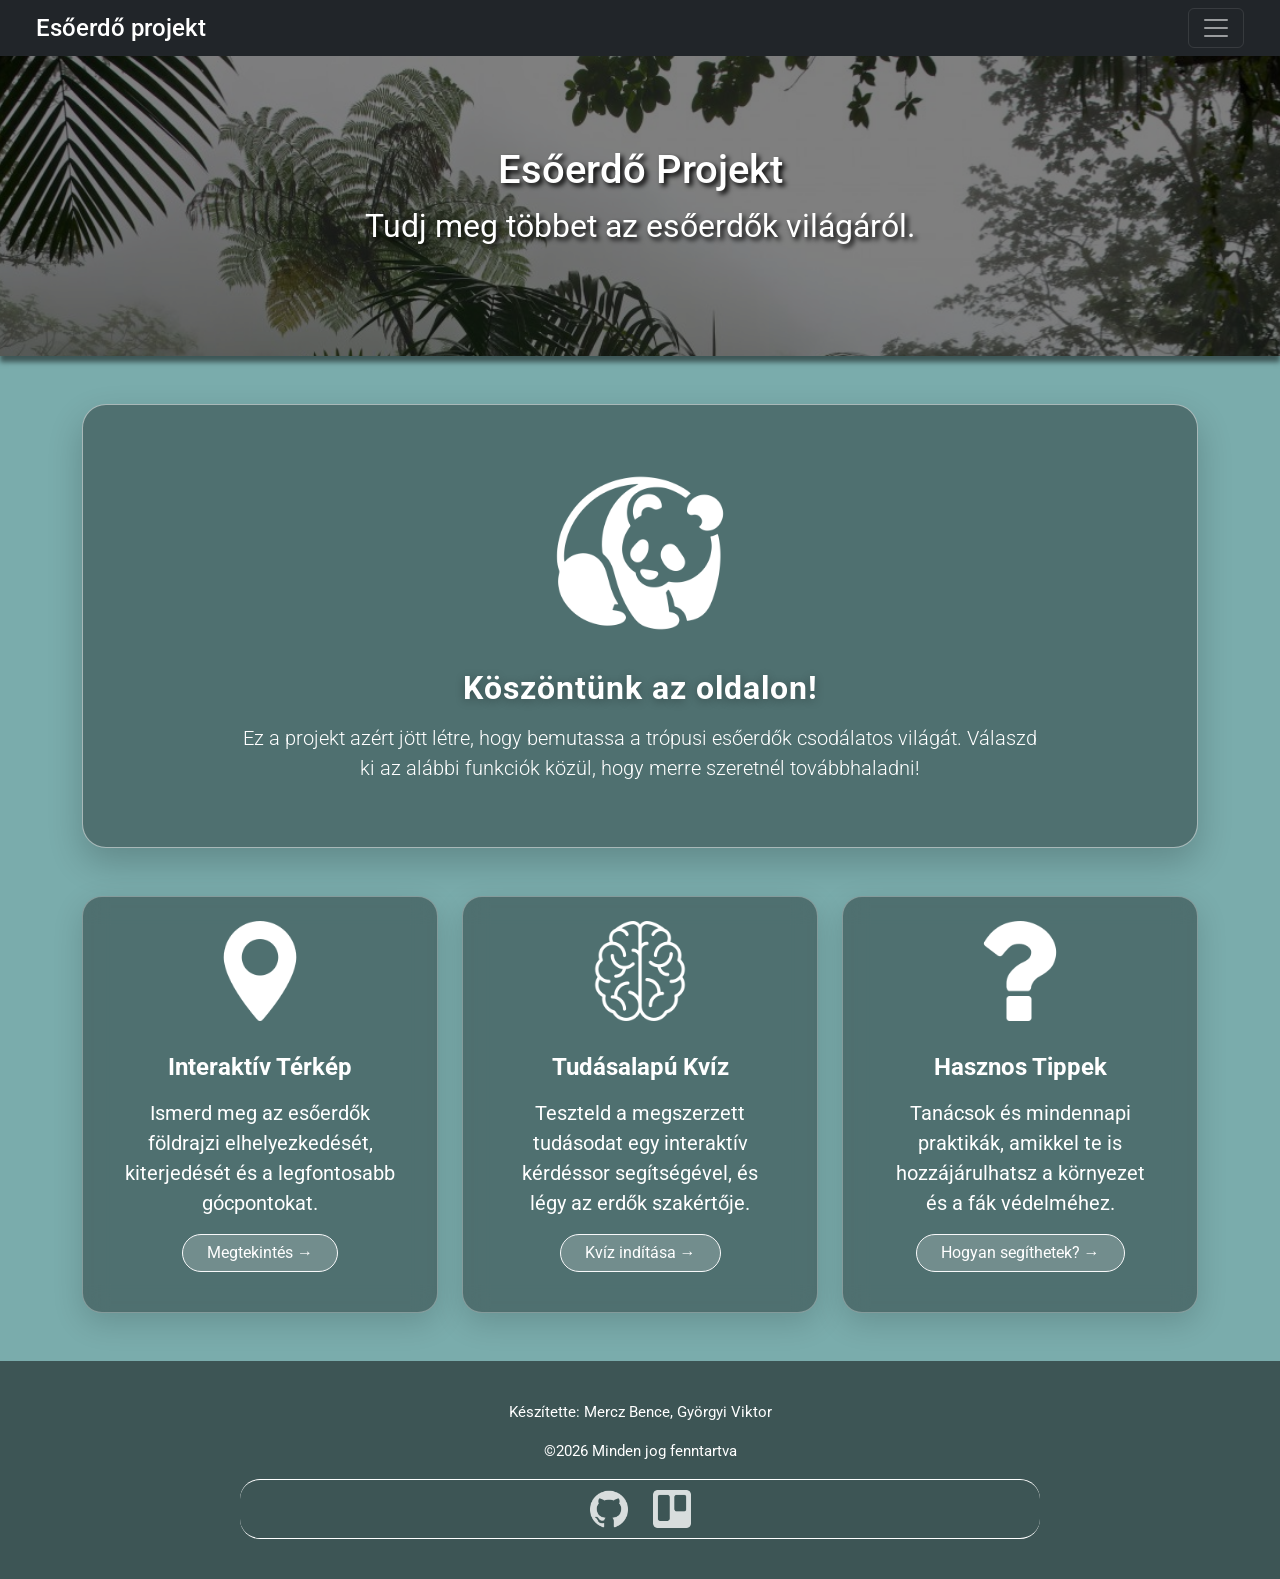
<file: index.html>
<!DOCTYPE html>
<html lang="hu">

<head>
    <meta charset="UTF-8">
    <meta name="viewport" content="width=device-width, initial-scale=1.0">
    <title>Esőerdő</title>
    <link href="https://cdn.jsdelivr.net/npm/bootstrap@5.3.3/dist/css/bootstrap.min.css" rel="stylesheet"
        integrity="sha384-QWTKZyjpPEjISv5WaRU9OFeRpok6YctnYmDr5pNlyT2bRjXh0JMhjY6hW+ALEwIH" crossorigin="anonymous">
    <link rel="stylesheet" href="css/style.css">
</head>

<body>
    <header>
        <nav class="navbar bg-dark navbar-dark px-4" data-bs-theme="dark">
            <div class="container-fluid">
                <span class="navbar-brand mb-0 h1 navbarFontSize">Esőerdő projekt</span>

                <button class="navbar-toggler" type="button" data-bs-toggle="offcanvas"
                    data-bs-target="#navbarOffcanvas" aria-controls="navbarOffcanvas" aria-expanded="false"
                    aria-label="Toggle navigation">
                    <span class="navbar-toggler-icon"></span>
                </button>

                <div class="offcanvas offcanvas-end text-bg-dark" tabindex="-1" id="navbarOffcanvas">
                    <div class="offcanvas-header">
                        <h2 class="offcanvas-title" id="navbarOffcanvasLabel">Menü</h2>
                        <button type="button" class="btn-close btn-close-white" data-bs-dismiss="offcanvas"
                            aria-label="Close"></button>
                    </div>
                    <div class="offcanvas-body">
                        <ul class="navbar-nav">
                            <li class="nav-item">
                                <a class="nav-link nav-flex d-flex active justify-content-between align-items-center text-white"
                                    href="index.html">
                                    <span>Főoldal</span>
                                    <img width="30" height="30" src="img/map.png" alt="Főoldal">
                                </a>
                            </li>
                            <li class="nav-item">
                                <a class="nav-link nav-flex d-flex justify-content-between align-items-center text-white"
                                    href="pages/elovilag.html">
                                    <span>Élővilág</span>
                                    <img width="30" height="30" src="img/panda.png" alt="Élővilág">
                                </a>
                            </li>
                            <li class="nav-item">
                                <a class="nav-link nav-flex d-flex justify-content-between align-items-center text-white"
                                    href="pages/kviz.html">
                                    <span>Kvíz</span>
                                    <img width="30" height="30" src="img/brain.png" alt="Kvíz">
                                </a>
                            </li>
                            <li class="nav-item">
                                <a class="nav-link nav-flex d-flex justify-content-between align-items-center text-white"
                                    href="pages/tippek.html">
                                    <span>Tippek</span>
                                    <img width="30" height="30" src="img/question-mark.png" alt="Tippek">
                                </a>
                            </li>
                            <li class="nav-item">
                                <a class="nav-link nav-flex d-flex justify-content-between align-items-center text-white"
                                    href="pages/terkep.html">
                                    <span>Térkép</span>
                                    <img width="30" height="30" src="img/map.png" alt="Térkép">
                                </a>
                            </li>
                        </ul>
                    </div>
                </div>
            </div>
        </nav>
        <div class="hero">
            <div class="layer p-3">
                <h1>Esőerdő Projekt</h1>
                <p>Tudj meg többet az esőerdők világáról.</p>
            </div>
        </div>
    </header>

    <main class="container my-5">

        <section class="introduction welcome-box p-5 mb-5 text-center text-white">
            <div class="welcome-icon mb-3">
                <img src="img/panda.png" alt="Panda icon" class="img-fluid d-block mx-auto" width="200" height="200">
            </div>
            <h2 class="mb-3 fw-bold tracking-wide">Köszöntünk az oldalon!</h2>
            <p class="lead mx-auto welcome-p">
                Ez a projekt azért jött létre, hogy bemutassa a trópusi esőerdők csodálatos világát.
                Válaszd ki az alábbi funkciók közül, hogy merre szeretnél továbbhaladni!
            </p>
        </section>

        <section class="features-section">
            <div class="row row-cols-1 row-cols-md-2 row-cols-lg-3 g-4">

                <div class="col">
                    <a href="pages/terkep.html" class="text-decoration-none h-100 d-block">
                        <div class="card h-100 feature-card text-center text-white p-4">
                            <div class="card-icon display-3 mb-3"><img src="img/map.png" alt=""></div>
                            <div class="card-body d-flex flex-column">
                                <h3 class="card-title h4 fw-bold mb-3">Interaktív Térkép</h3>
                                <p class="card-text flex-grow-1">Ismerd meg az esőerdők földrajzi elhelyezkedését,
                                    kiterjedését és a legfontosabb gócpontokat.</p>
                                <div class="mt-auto">
                                    <span class="btn btn-outline-light rounded-pill px-4">Megtekintés &rarr;</span>
                                </div>
                            </div>
                        </div>
                    </a>
                </div>

                <div class="col">
                    <a href="pages/kviz.html" class="text-decoration-none h-100 d-block">
                        <div class="card h-100 feature-card text-center text-white p-4">
                            <div class="card-icon display-3 mb-3"><img src="img/brain.png" alt=""></div>
                            <div class="card-body d-flex flex-column">
                                <h3 class="card-title h4 fw-bold mb-3">Tudásalapú Kvíz</h3>
                                <p class="card-text flex-grow-1">Teszteld a megszerzett tudásodat egy interaktív
                                    kérdéssor segítségével, és légy az erdők szakértője.</p>
                                <div class="mt-auto">
                                    <span class="btn btn-outline-light rounded-pill px-4">Kvíz indítása &rarr;</span>
                                </div>
                            </div>
                        </div>
                    </a>
                </div>

                <div class="col">
                    <a href="pages/tippek.html" class="text-decoration-none h-100 d-block">
                        <div class="card h-100 feature-card text-center text-white p-4">
                            <div class="card-icon display-3 mb-3"><img src="img/question-mark.png" alt=""></div>
                            <div class="card-body d-flex flex-column">
                                <h3 class="card-title h4 fw-bold mb-3">Hasznos Tippek</h3>
                                <p class="card-text flex-grow-1">Tanácsok és mindennapi praktikák, amikkel te is
                                    hozzájárulhatsz a környezet és a fák védelméhez.</p>
                                <div class="mt-auto">
                                    <span class="btn btn-outline-light rounded-pill px-4">Hogyan segíthetek?
                                        &rarr;</span>
                                </div>
                            </div>
                        </div>
                    </a>
                </div>

            </div>
        </section>

    </main>

    <footer class="footer">
        <div class="footer-content">
            <p>Készítette: Mercz Bence, Györgyi Viktor</p>
            <p>&copy;2026 Minden jog fenntartva</p>
            <div class="footer-links">
                <a href="https://github.com/GyorgyiViktor/Esoerdo-Projekt" target="_blank">
                    <img width="38" src="img/githubicon.png" alt="Github link" class="footer-icons">
                </a>
                <a href="https://trello.com/b/OXYyqz7w/esoerdo-projekt" target="_blank">
                    <img width="38" src="img/trelloicon.png" alt="Trello link" class="footer-icons">
                </a>
            </div>
        </div>
    </footer>

    <script src="https://cdn.jsdelivr.net/npm/bootstrap@5.3.3/dist/js/bootstrap.bundle.min.js"
        integrity="sha384-YvpcrYf0tY3lHB60NNkmXc5s9fDVZLESaAA55NDzOxhy9GkcIdslK1eN7N6jIeHz"
        crossorigin="anonymous"></script>
</body>

</html>
</file>
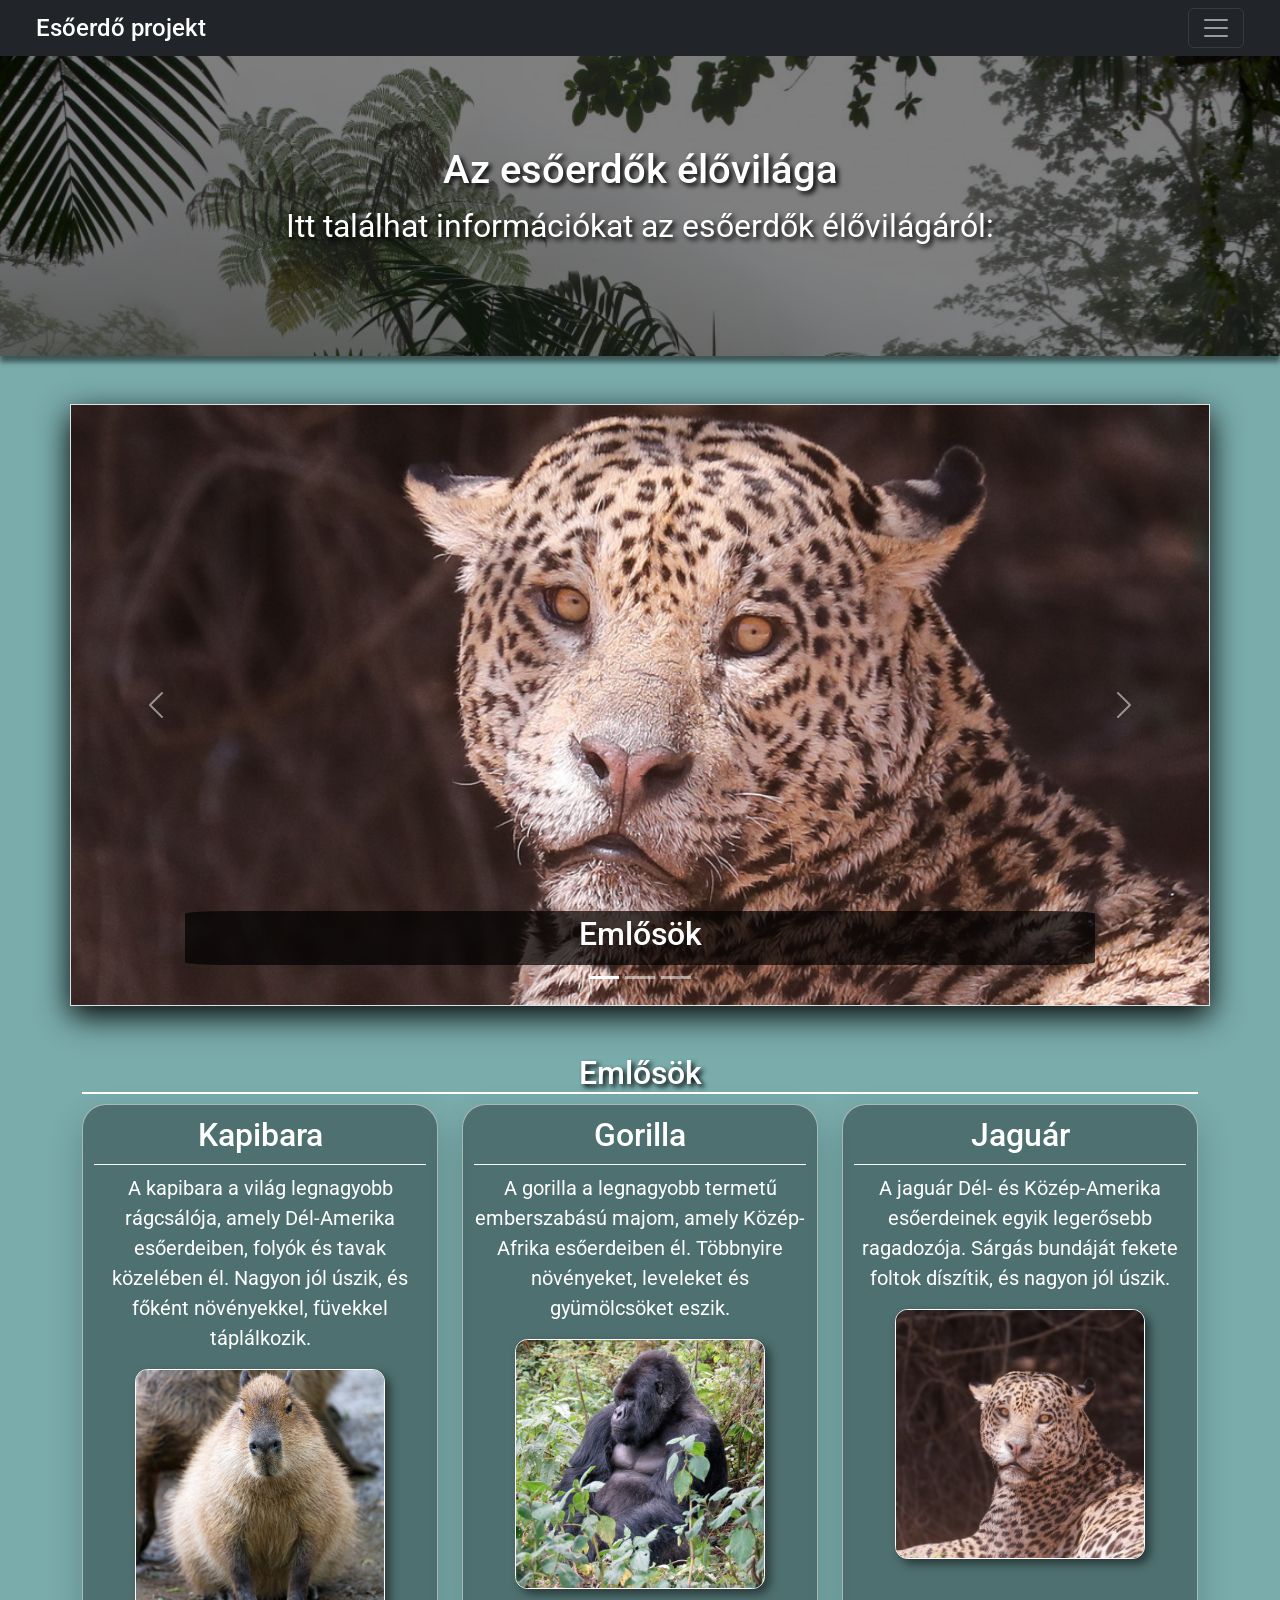
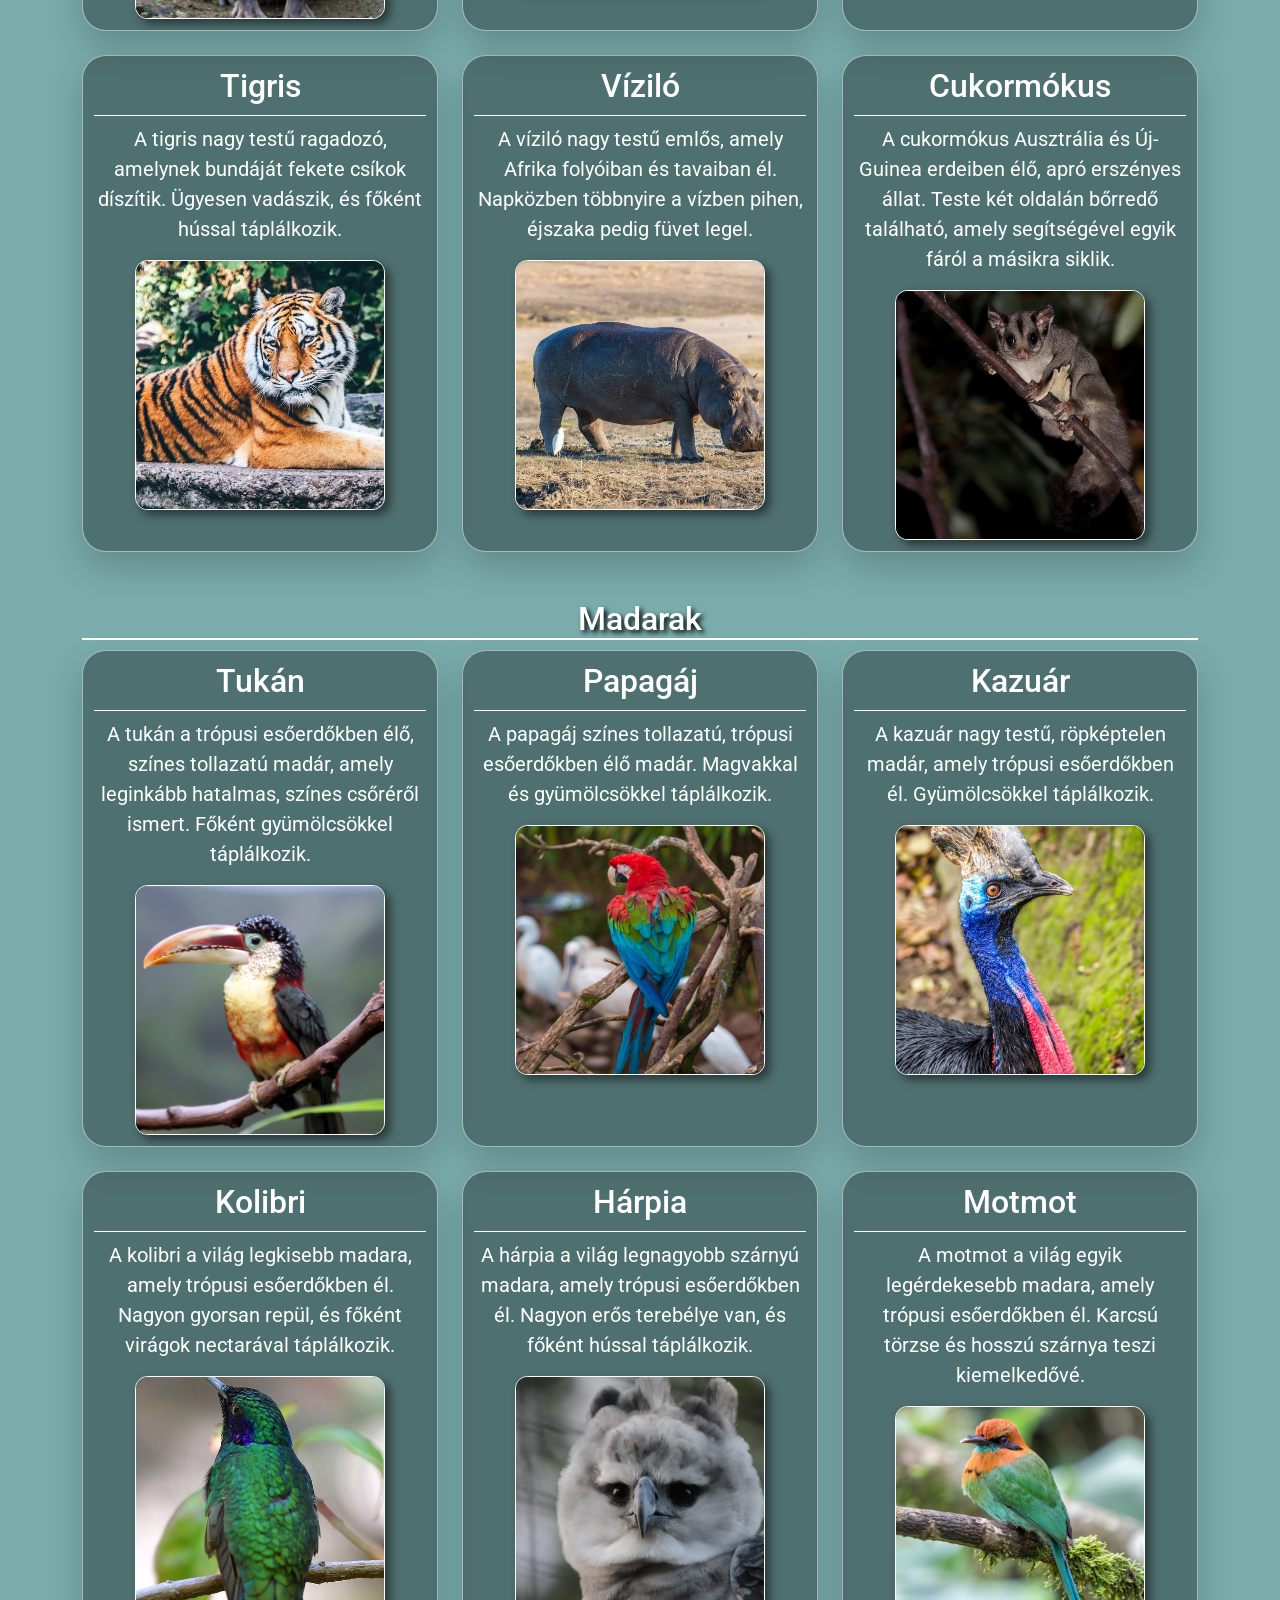
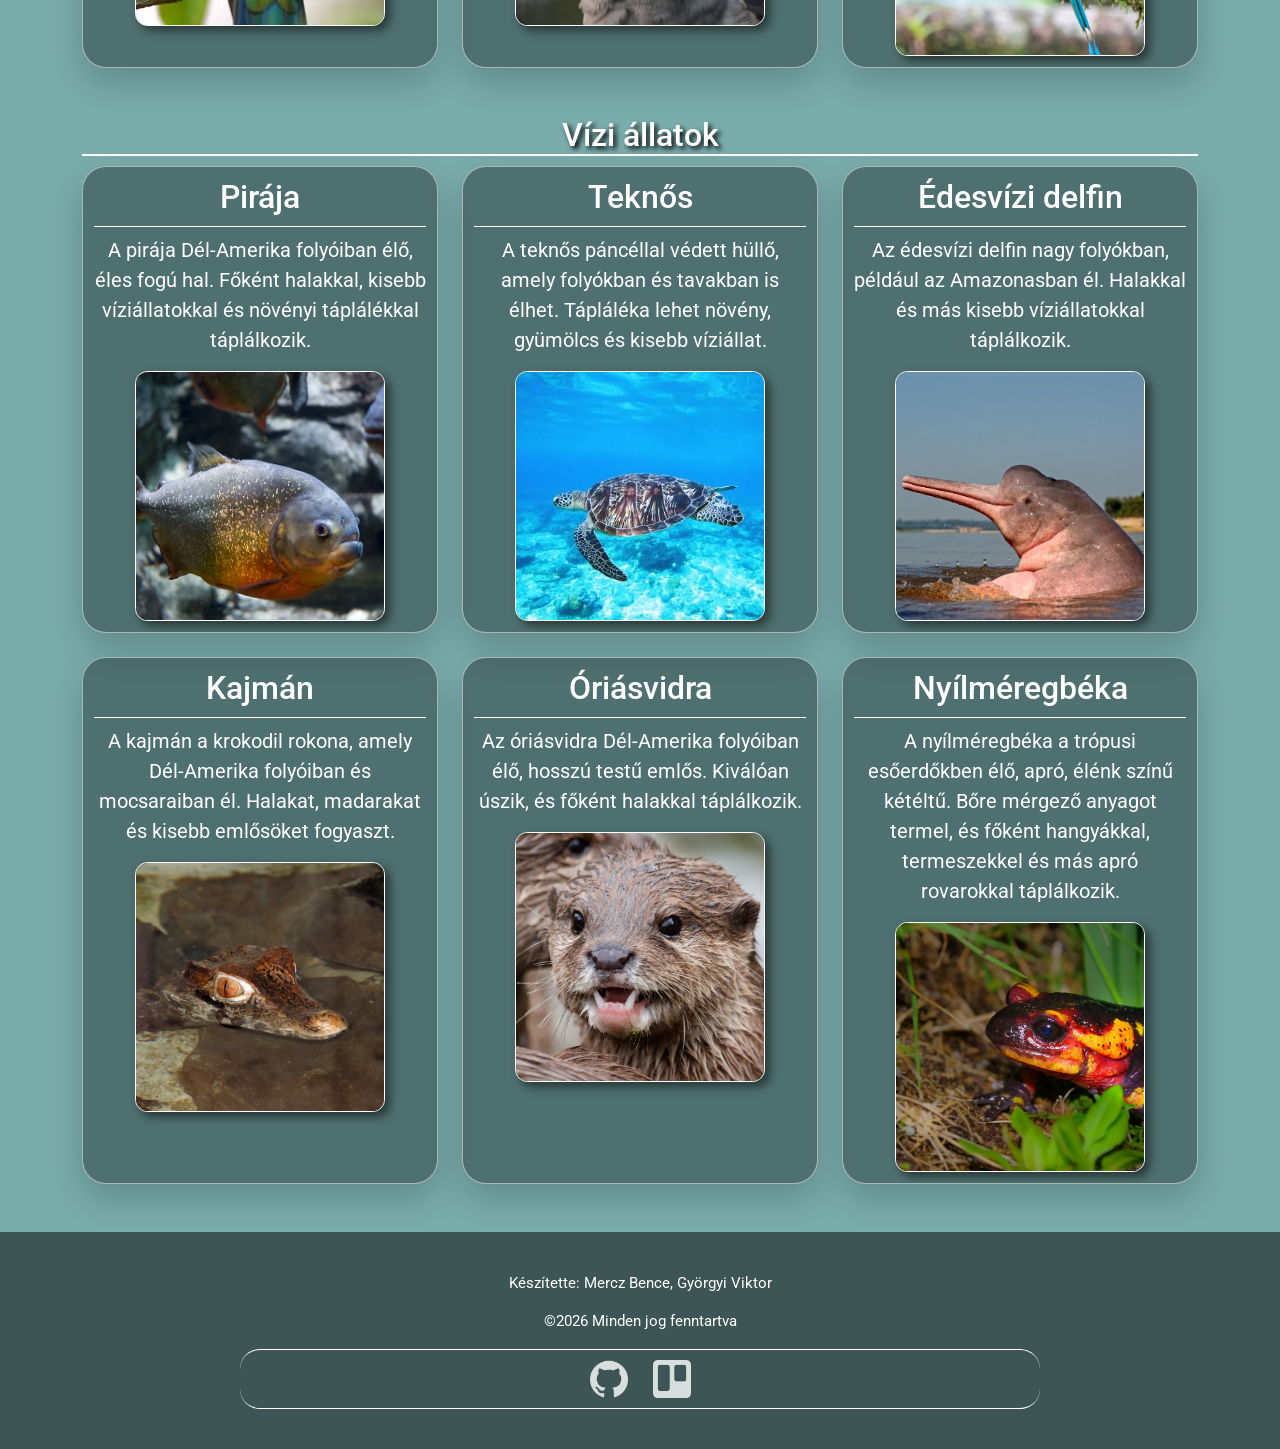
<file: pages/elovilag.html>
<!DOCTYPE html>
<html lang="hu">

<head>
    <meta charset="UTF-8">
    <meta name="viewport" content="width=device-width, initial-scale=1.0">
    <title>Esőerdő élővilág</title>
    <link href="https://cdn.jsdelivr.net/npm/bootstrap@5.3.3/dist/css/bootstrap.min.css" rel="stylesheet"
        integrity="sha384-QWTKZyjpPEjISv5WaRU9OFeRpok6YctnYmDr5pNlyT2bRjXh0JMhjY6hW+ALEwIH" crossorigin="anonymous">
    <link rel="stylesheet" href="../css/style.css">
    <link rel="stylesheet" href="../css/elovilag.css">

</head>

<body>
    <header>
        <nav class="navbar bg-dark navbar-dark px-3 px-md-4" data-bs-theme="dark">
            <div class="container-fluid">
                <span class="navbar-brand mb-0 h1 navbarFontSize">Esőerdő projekt</span>

                <button class="navbar-toggler" type="button" data-bs-toggle="offcanvas"
                    data-bs-target="#navbarOffcanvas" aria-controls="navbarOffcanvas" aria-expanded="false"
                    aria-label="Toggle navigation">
                    <span class="navbar-toggler-icon"></span>
                </button>

                <div class="offcanvas offcanvas-end text-bg-dark" tabindex="-1" id="navbarOffcanvas">
                    <div class="offcanvas-header">
                        <h2 class="offcanvas-title" id="navbarOffcanvasLabel">Menü</h2>
                        <button type="button" class="btn-close btn-close-white" data-bs-dismiss="offcanvas"
                            aria-label="Close"></button>
                    </div>
                    <div class="offcanvas-body">
                        <ul class="navbar-nav">
                            <li class="nav-item">
                                <a class="nav-link nav-flex d-flex active justify-content-between align-items-center text-white"
                                    href="../index.html">
                                    <span>Főoldal</span>
                                    <img width="30" height="30" src="../img/map.png" alt="Főoldal">
                                </a>
                            </li>
                            <li class="nav-item">
                                <a class="nav-link nav-flex d-flex justify-content-between align-items-center text-white"
                                    href="./elovilag.html">
                                    <span>Élővilág</span>
                                    <img width="30" height="30" src="../img/panda.png" alt="Élővilág">
                                </a>
                            </li>
                            <li class="nav-item">
                                <a class="nav-link nav-flex d-flex justify-content-between align-items-center text-white"
                                    href="./kviz.html">
                                    <span>Kvíz</span>
                                    <img width="30" height="30" src="../img/brain.png" alt="Kvíz">
                                </a>
                            </li>
                            <li class="nav-item">
                                <a class="nav-link nav-flex d-flex justify-content-between align-items-center text-white"
                                    href="./tippek.html">
                                    <span>Tippek</span>
                                    <img width="30" height="30" src="../img/question-mark.png" alt="Tippek">
                                </a>
                            </li>
                            <li class="nav-item">
                                <a class="nav-link nav-flex d-flex justify-content-between align-items-center text-white"
                                    href="./terkep.html">
                                    <span>Térkép</span>
                                    <img width="30" height="30" src="../img/map.png" alt="Térkép">
                                </a>
                            </li>
                        </ul>
                    </div>
                </div>
            </div>
        </nav>
        <div class="hero">
            <div class="layer p-3">
                <h1>Az esőerdők élővilága</h1>
                <p>Itt találhat információkat az esőerdők élővilágáról:</p>
            </div>
        </div>
    </header>

    <main>
        <section class="container-md animalSlider my-4 my-md-5 border p-0">
            <div id="carouselExampleCaptions" class="carousel slide">
                <div class="carousel-indicators">
                    <button type="button" data-bs-target="#carouselExampleCaptions" data-bs-slide-to="0" class="active"
                        aria-current="true" aria-label="Slide 1"></button>
                    <button type="button" data-bs-target="#carouselExampleCaptions" data-bs-slide-to="1"
                        aria-label="Slide 2"></button>
                    <button type="button" data-bs-target="#carouselExampleCaptions" data-bs-slide-to="2"
                        aria-label="Slide 3"></button>
                </div>
                <div class="carousel-inner">
                    <a class="carousel-item active" href="#emlosok">
                        <img src="/img/jaguar.jpg" class="d-block w-100 animalImg" alt="Jaguár">
                        <div class="carousel-caption">
                            <h2>Emlősök</h2>
                        </div>
                    </a>
                    <a class="carousel-item" href="#madarak">
                        <img src="/img/harpia.jpg" class="d-block w-100 animalImg" alt="Hárpia">
                        <div class="carousel-caption">
                            <h2>Madarak</h2>
                        </div>
                    </a>
                    <a class="carousel-item" href="#viziallatok">
                        <img src="/img/kajman.webp" class="d-block w-100 animalImg" alt="kajmán">
                        <div class="carousel-caption">
                            <h2>Vízi állatok</h2>
                        </div>
                    </a>
                </div>
                <button class="carousel-control-prev" type="button" data-bs-target="#carouselExampleCaptions"
                    data-bs-slide="prev">
                    <span class="carousel-control-prev-icon" aria-hidden="true"></span>
                    <span class="visually-hidden">Előző</span>
                </button>
                <button class="carousel-control-next" type="button" data-bs-target="#carouselExampleCaptions"
                    data-bs-slide="next">
                    <span class="carousel-control-next-icon" aria-hidden="true"></span>
                    <span class="visually-hidden">Következő</span>
                </button>
            </div>
        </section>

        <section class="container mb-4 mb-md-5">
            <h2 class="text-center animalName" id="emlosok">Emlősök</h2>
            <div class="row g-3 g-md-4">
                <div class="col-12 col-md-6 col-lg-4">
                    <div class="animalContainer text-center welcome-box">
                        <h3>Kapibara</h3>
                        <p>A kapibara a világ legnagyobb rágcsálója, amely Dél-Amerika esőerdeiben, folyók és tavak
                            közelében él. Nagyon jól úszik, és főként növényekkel, füvekkel táplálkozik.</p>
                        <img src="../img/capybarnia.jpg" alt="Kapibara" class="animalPictures img-fluid">
                    </div>
                </div>
                <div class="col-12 col-md-6 col-lg-4">
                    <div class="animalContainer text-center welcome-box">
                        <h3>Gorilla</h3>
                        <p>A gorilla a legnagyobb termetű emberszabású majom, amely Közép-Afrika esőerdeiben él.
                            Többnyire növényeket, leveleket és gyümölcsöket eszik.</p>
                        <img src="../img/mountaingorilla.jpg" alt="Gorilla" class="animalPictures img-fluid">
                    </div>
                </div>
                <div class="col-12 col-md-6 offset-md-3 col-lg-4 offset-lg-0">
                    <div class="animalContainer text-center welcome-box">
                        <h3>Jaguár</h3>
                        <p>A jaguár Dél- és Közép-Amerika esőerdeinek egyik legerősebb ragadozója. Sárgás bundáját
                            fekete foltok díszítik, és nagyon jól úszik.</p>
                        <img src="../img/jaguar.jpg" alt="Jaguár" class="animalPictures img-fluid">
                    </div>
                </div>
                <div class="col-12 col-md-6 offset-md-3 col-lg-4 offset-lg-0">
                    <div class="animalContainer text-center welcome-box">
                        <h3>Tigris</h3>
                        <p>A tigris nagy testű ragadozó, amelynek bundáját fekete csíkok díszítik. Ügyesen vadászik, és
                            főként hússal táplálkozik.</p>
                        <img src="../img/tiger.jpg" alt="Tigris" class="animalPictures img-fluid">
                    </div>
                </div>
                <div class="col-12 col-md-6 offset-md-3 col-lg-4 offset-lg-0">
                    <div class="animalContainer text-center welcome-box">
                        <h3>Víziló</h3>
                        <p>A víziló nagy testű emlős, amely Afrika folyóiban és tavaiban él. Napközben többnyire a
                            vízben pihen, éjszaka pedig füvet legel.</p>
                        <img src="../img/hippo.webp" alt="Víziló" class="animalPictures img-fluid">
                    </div>
                </div>
                <div class="col-12 col-md-6 offset-md-3 col-lg-4 offset-lg-0">
                    <div class="animalContainer text-center welcome-box">
                        <h3>Cukormókus</h3>
                        <p>A cukormókus Ausztrália és Új-Guinea erdeiben élő, apró erszényes állat. Teste két oldalán
                            bőrredő található, amely segítségével egyik fáról a másikra siklik.</p>
                        <img src="../img/sugarglider.webp" alt="Cukormókus" class="animalPictures img-fluid">
                    </div>
                </div>
            </div>
        </section>

        <section class="container mb-4 mb-md-5">
            <h2 class="text-center animalName" id="madarak">Madarak</h2>
            <div class="row g-3 g-md-4">
                <div class="col-12 col-md-6 col-lg-4">
                    <div class="animalContainer text-center welcome-box">
                        <h3>Tukán</h3>
                        <p>A tukán a trópusi esőerdőkben élő, színes tollazatú madár, amely leginkább hatalmas, színes
                            csőréről ismert. Főként gyümölcsökkel táplálkozik.</p>
                        <img src="../img/tucan.jpg" alt="Tukán" class="animalPictures img-fluid">
                    </div>
                </div>
                <div class="col-12 col-md-6 col-lg-4">
                    <div class="animalContainer text-center welcome-box">
                        <h3>Papagáj</h3>
                        <p>A papagáj színes tollazatú, trópusi esőerdőkben élő madár. Magvakkal és gyümölcsökkel
                            táplálkozik.</p>
                        <img src="../img/parrot.jpg" alt="Papagáj" class="animalPictures img-fluid">
                    </div>
                </div>
                <div class="col-12 col-md-6 offset-md-3 col-lg-4 offset-lg-0">
                    <div class="animalContainer text-center welcome-box">
                        <h3>Kazuár</h3>
                        <p>A kazuár nagy testű, röpképtelen madár, amely trópusi esőerdőkben él. Gyümölcsökkel
                            táplálkozik. </p>
                        <img src="../img/kazuar.jpg" alt="Kazuár" class="animalPictures img-fluid">
                    </div>
                </div>
                <div class="col-12 col-md-6 offset-md-3 col-lg-4 offset-lg-0">
                    <div class="animalContainer text-center welcome-box">
                        <h3>Kolibri</h3>
                        <p>A kolibri a világ legkisebb madara, amely trópusi esőerdőkben él. Nagyon gyorsan repül, és
                            főként virágok nectarával táplálkozik.</p>
                        <img src="../img/kolibri.jpg" alt="Kolibri" class="animalPictures img-fluid">
                    </div>
                </div>
                <div class="col-12 col-md-6 offset-md-3 col-lg-4 offset-lg-0">
                    <div class="animalContainer text-center welcome-box">
                        <h3>Hárpia</h3>
                        <p>A hárpia a világ legnagyobb szárnyú madara, amely trópusi esőerdőkben él. Nagyon erős
                            terebélye van, és főként hússal táplálkozik.</p>
                        <img src="../img/harpia.jpg" alt="Hárpia" class="animalPictures img-fluid">
                    </div>
                </div>
                <div class="col-12 col-md-6 offset-md-3 col-lg-4 offset-lg-0">
                    <div class="animalContainer text-center welcome-box">
                        <h3>Motmot</h3>
                        <p>A motmot a világ egyik legérdekesebb madara, amely trópusi esőerdőkben él. Karcsú törzse és
                            hosszú szárnya teszi kiemelkedővé.</p>
                        <img src="../img/motmot.jpg" alt="Motmot" class="animalPictures img-fluid">
                    </div>
                </div>
            </div>
        </section>

        <section class="container mb-4 mb-md-5">
            <h2 class="text-center animalName" id="viziallatok">Vízi állatok</h2>
            <div class="row g-3 g-md-4">
                <div class="col-12 col-md-6 col-lg-4">
                    <div class="animalContainer text-center welcome-box">
                        <h3>Pirája</h3>
                        <p>A pirája Dél-Amerika folyóiban élő, éles fogú hal. Főként halakkal, kisebb víziállatokkal és
                            növényi táplálékkal táplálkozik.</p>
                        <img src="../img/piraja.webp" alt="Pirája" class="animalPictures img-fluid">
                    </div>
                </div>
                <div class="col-12 col-md-6 col-lg-4">
                    <div class="animalContainer text-center welcome-box">
                        <h3>Teknős</h3>
                        <p>A teknős páncéllal védett hüllő, amely folyókban és tavakban is élhet. Tápláléka lehet
                            növény, gyümölcs és kisebb víziállat.</p>
                        <img src="../img/turtle.jpg" alt="Teknős" class="animalPictures img-fluid">
                    </div>
                </div>
                <div class="col-12 col-md-6 offset-md-3 col-lg-4 offset-lg-0">
                    <div class="animalContainer text-center welcome-box">
                        <h3>Édesvízi delfin</h3>
                        <p>Az édesvízi delfin nagy folyókban, például az Amazonasban él. Halakkal és más kisebb
                            víziállatokkal táplálkozik.</p>
                        <img src="../img/delfin.jpg" alt="Édesvízi delfin" class="animalPictures img-fluid">
                    </div>
                </div>
                <div class="col-12 col-md-6 offset-md-3 col-lg-4 offset-lg-0">
                    <div class="animalContainer text-center welcome-box">
                        <h3>Kajmán</h3>
                        <p>A kajmán a krokodil rokona, amely Dél-Amerika folyóiban és mocsaraiban él. Halakat, madarakat
                            és kisebb emlősöket fogyaszt.</p>
                        <img src="../img/kajman.webp" alt="Kajmán" class="animalPictures img-fluid">
                    </div>
                </div>
                <div class="col-12 col-md-6 offset-md-3 col-lg-4 offset-lg-0">
                    <div class="animalContainer text-center welcome-box">
                        <h3>Óriásvidra</h3>
                        <p>Az óriásvidra Dél-Amerika folyóiban élő, hosszú testű emlős. Kiválóan úszik, és főként
                            halakkal táplálkozik. </p>
                        <img src="../img/vidra.jpg" alt="Óriásvidra" class="animalPictures img-fluid">
                    </div>
                </div>
                <div class="col-12 col-md-6 offset-md-3 col-lg-4 offset-lg-0">
                    <div class="animalContainer text-center welcome-box">
                        <h3>Nyílméregbéka</h3>
                        <p>A nyílméregbéka a trópusi esőerdőkben élő, apró, élénk színű kétéltű. Bőre mérgező anyagot
                            termel, és főként hangyákkal, termeszekkel és más apró rovarokkal táplálkozik.</p>
                        <img src="../img/beka.jpg" alt="Nyílméregbéka" class="animalPictures img-fluid">
                    </div>
                </div>
            </div>
        </section>
    </main>

    <footer class="footer">
        <div class="footer-content">
            <p>Készítette: Mercz Bence, Györgyi Viktor</p>
            <p>&copy;2026 Minden jog fenntartva</p>
            <div class="footer-links">
                <a href="https://github.com/GyorgyiViktor/Esoerdo-Projekt" target="_blank">
                    <img width="38" src="/img/githubicon.png" alt="Github link" class="footer-icons">
                </a>
                <a href="https://trello.com/b/OXYyqz7w/esoerdo-projekt" target="_blank">
                    <img width="38" src="/img/trelloicon.png" alt="Trello link" class="footer-icons">
                </a>
            </div>
        </div>

        <script src="https://cdn.jsdelivr.net/npm/bootstrap@5.3.3/dist/js/bootstrap.bundle.min.js"
            integrity="sha384-YvpcrYf0tY3lHB60NNkmXc5s9fDVZLESaAA55NDzOxhy9GkcIdslK1eN7N6jIeHz"
            crossorigin="anonymous"></script>
    </footer>
</body>

</html>
</file>
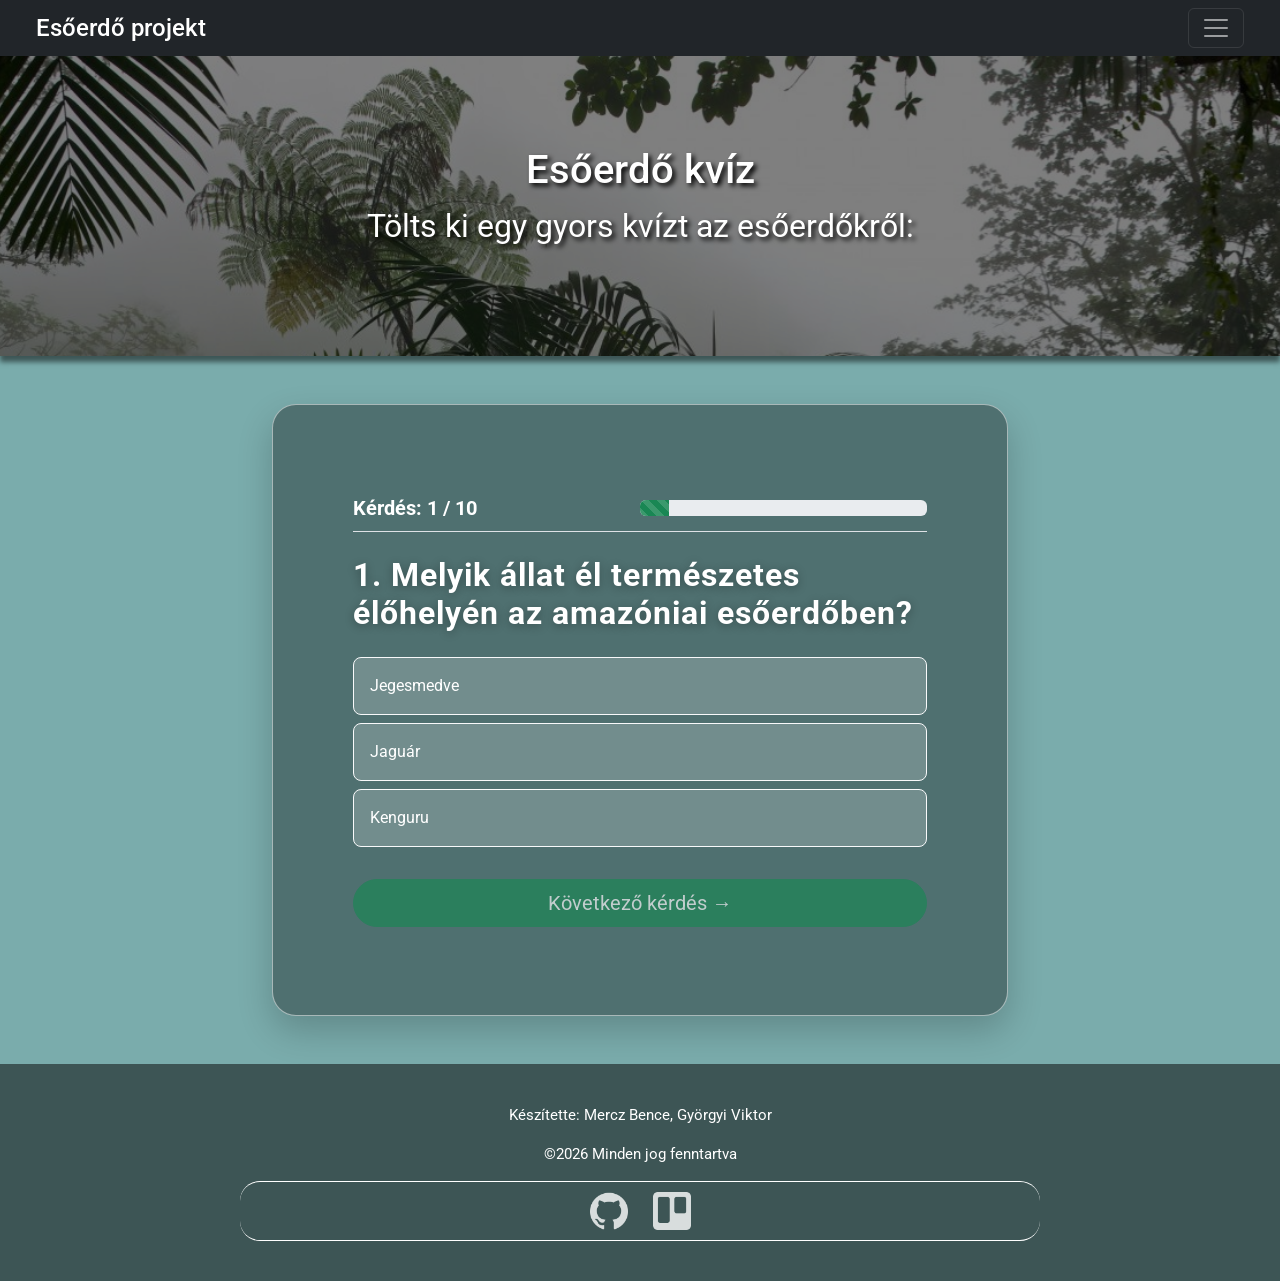
<file: pages/kviz.html>
<!DOCTYPE html>
<html lang="hu">

<head>
    <meta charset="UTF-8">
    <meta name="viewport" content="width=device-width, initial-scale=1.0">
    <title>Esőerdő kvíz</title>
    <link href="https://cdn.jsdelivr.net/npm/bootstrap@5.3.3/dist/css/bootstrap.min.css" rel="stylesheet"
        integrity="sha384-QWTKZyjpPEjISv5WaRU9OFeRpok6YctnYmDr5pNlyT2bRjXh0JMhjY6hW+ALEwIH" crossorigin="anonymous">
    <link rel="stylesheet" href="../css/style.css">
    <link rel="stylesheet" href="../css/kviz.css">
</head>

<body>
    <header>
        <nav class="navbar bg-dark navbar-dark px-3 px-md-4" data-bs-theme="dark">
            <div class="container-fluid">
                <span class="navbar-brand mb-0 h1 navbarFontSize">Esőerdő projekt</span>

                <button class="navbar-toggler" type="button" data-bs-toggle="offcanvas"
                    data-bs-target="#navbarOffcanvas" aria-controls="navbarOffcanvas" aria-expanded="false"
                    aria-label="Toggle navigation">
                    <span class="navbar-toggler-icon"></span>
                </button>

                <div class="offcanvas offcanvas-end text-bg-dark" tabindex="-1" id="navbarOffcanvas">
                    <div class="offcanvas-header">
                        <h2 class="offcanvas-title" id="navbarOffcanvasLabel">Menü</h2>
                        <button type="button" class="btn-close btn-close-white" data-bs-dismiss="offcanvas"
                            aria-label="Close"></button>
                    </div>
                    <div class="offcanvas-body">
                        <ul class="navbar-nav">
                            <li class="nav-item">
                                <a class="nav-link nav-flex d-flex active justify-content-between align-items-center text-white"
                                    href="../index.html">
                                    <span>Főoldal</span>
                                    <img width="30" height="30" src="../img/map.png" alt="Főoldal">
                                </a>
                            </li>
                            <li class="nav-item">
                                <a class="nav-link nav-flex d-flex justify-content-between align-items-center text-white"
                                    href="./elovilag.html">
                                    <span>Élővilág</span>
                                    <img width="30" height="30" src="../img/panda.png" alt="Élővilág">
                                </a>
                            </li>
                            <li class="nav-item">
                                <a class="nav-link nav-flex d-flex justify-content-between align-items-center text-white"
                                    href="./kviz.html">
                                    <span>Kvíz</span>
                                    <img width="30" height="30" src="../img/brain.png" alt="Kvíz">
                                </a>
                            </li>
                            <li class="nav-item">
                                <a class="nav-link nav-flex d-flex justify-content-between align-items-center text-white"
                                    href="./tippek.html">
                                    <span>Tippek</span>
                                    <img width="30" height="30" src="../img/question-mark.png" alt="Tippek">
                                </a>
                            </li>
                            <li class="nav-item">
                                <a class="nav-link nav-flex d-flex justify-content-between align-items-center text-white"
                                    href="./terkep.html">
                                    <span>Térkép</span>
                                    <img width="30" height="30" src="../img/map.png" alt="Térkép">
                                </a>
                            </li>
                        </ul>
                    </div>
                </div>
            </div>
        </nav>
        <div class="hero">
            <div class="layer p-3">
                <h1>Esőerdő kvíz</h1>
                <p>Tölts ki egy gyors kvízt az esőerdőkről:</p>
            </div>
        </div>
    </header>

    <main class="container my-5">
        <div class="row justify-content-center">
            <div class="col-lg-8">
                <div class="welcome-box p-4 p-md-5 text-white">

                    <div id="quiz-box">
                        <div class="d-flex justify-content-between align-items-center mb-4 border-bottom pb-2">
                            <span id="progress-text" class="fw-bold">Kérdés: 1 / 3</span>
                            <div class="progress w-50">
                                <div id="progress-bar"
                                    class="progress-bar bg-success progress-bar-striped progress-bar-animated"
                                    role="progressbar"></div>
                            </div>
                        </div>

                        <h2 id="question-title" class="fw-bold mb-4">Kérdés szövege...</h2>

                        <div id="options-container" class="mb-4">
                            <button
                                class="btn btn-outline-light w-100 text-start p-3 mb-2 rounded-3 option-btn optionBtn"></button>
                            <button
                                class="btn btn-outline-light w-100 text-start p-3 mb-2 rounded-3 option-btn optionBtn"></button>
                            <button
                                class="btn btn-outline-light w-100 text-start p-3 mb-2 rounded-3 option-btn optionBtn"></button>
                        </div>

                        <button id="next-btn" class="btn btn-success btn-lg w-100 rounded-pill quiz-action-btn"
                            disabled>Következő
                            kérdés &rarr;</button>
                    </div>

                    <div id="result-box" class="text-center d-none">
                        <h3 class="fw-bold mb-3">Kvíz vége!</h3>
                        <p id="result-score" class="display-4 fw-bold mb-3"></p>
                        <p id="result-text" class="lead mb-4"></p>
                        <button id="retry-btn"
                            class="btn btn-outline-light rounded-pill px-5 py-2 quiz-action-btn">Újraindítás</button>
                    </div>

                </div>
            </div>
        </div>
    </main>
    <footer class="footer">
        <div class="footer-content">
            <p>Készítette: Mercz Bence, Györgyi Viktor</p>
            <p>&copy;2026 Minden jog fenntartva</p>
            <div class="footer-links">
                <a href="https://github.com/GyorgyiViktor/Esoerdo-Projekt" target="_blank">
                    <img width="38" src="/img/githubicon.png" alt="Github link" class="footer-icons">
                </a>
                <a href="https://trello.com/b/OXYyqz7w/esoerdo-projekt" target="_blank">
                    <img width="38" src="/img/trelloicon.png" alt="Trello link" class="footer-icons">
                </a>
            </div>
        </div>

        <script src="../js/quiz.js"></script>
        <script src="https://cdn.jsdelivr.net/npm/bootstrap@5.3.3/dist/js/bootstrap.bundle.min.js"
            integrity="sha384-YvpcrYf0tY3lHB60NNkmXc5s9fDVZLESaAA55NDzOxhy9GkcIdslK1eN7N6jIeHz"
            crossorigin="anonymous"></script>
    </footer>
</body>

</html>
</file>
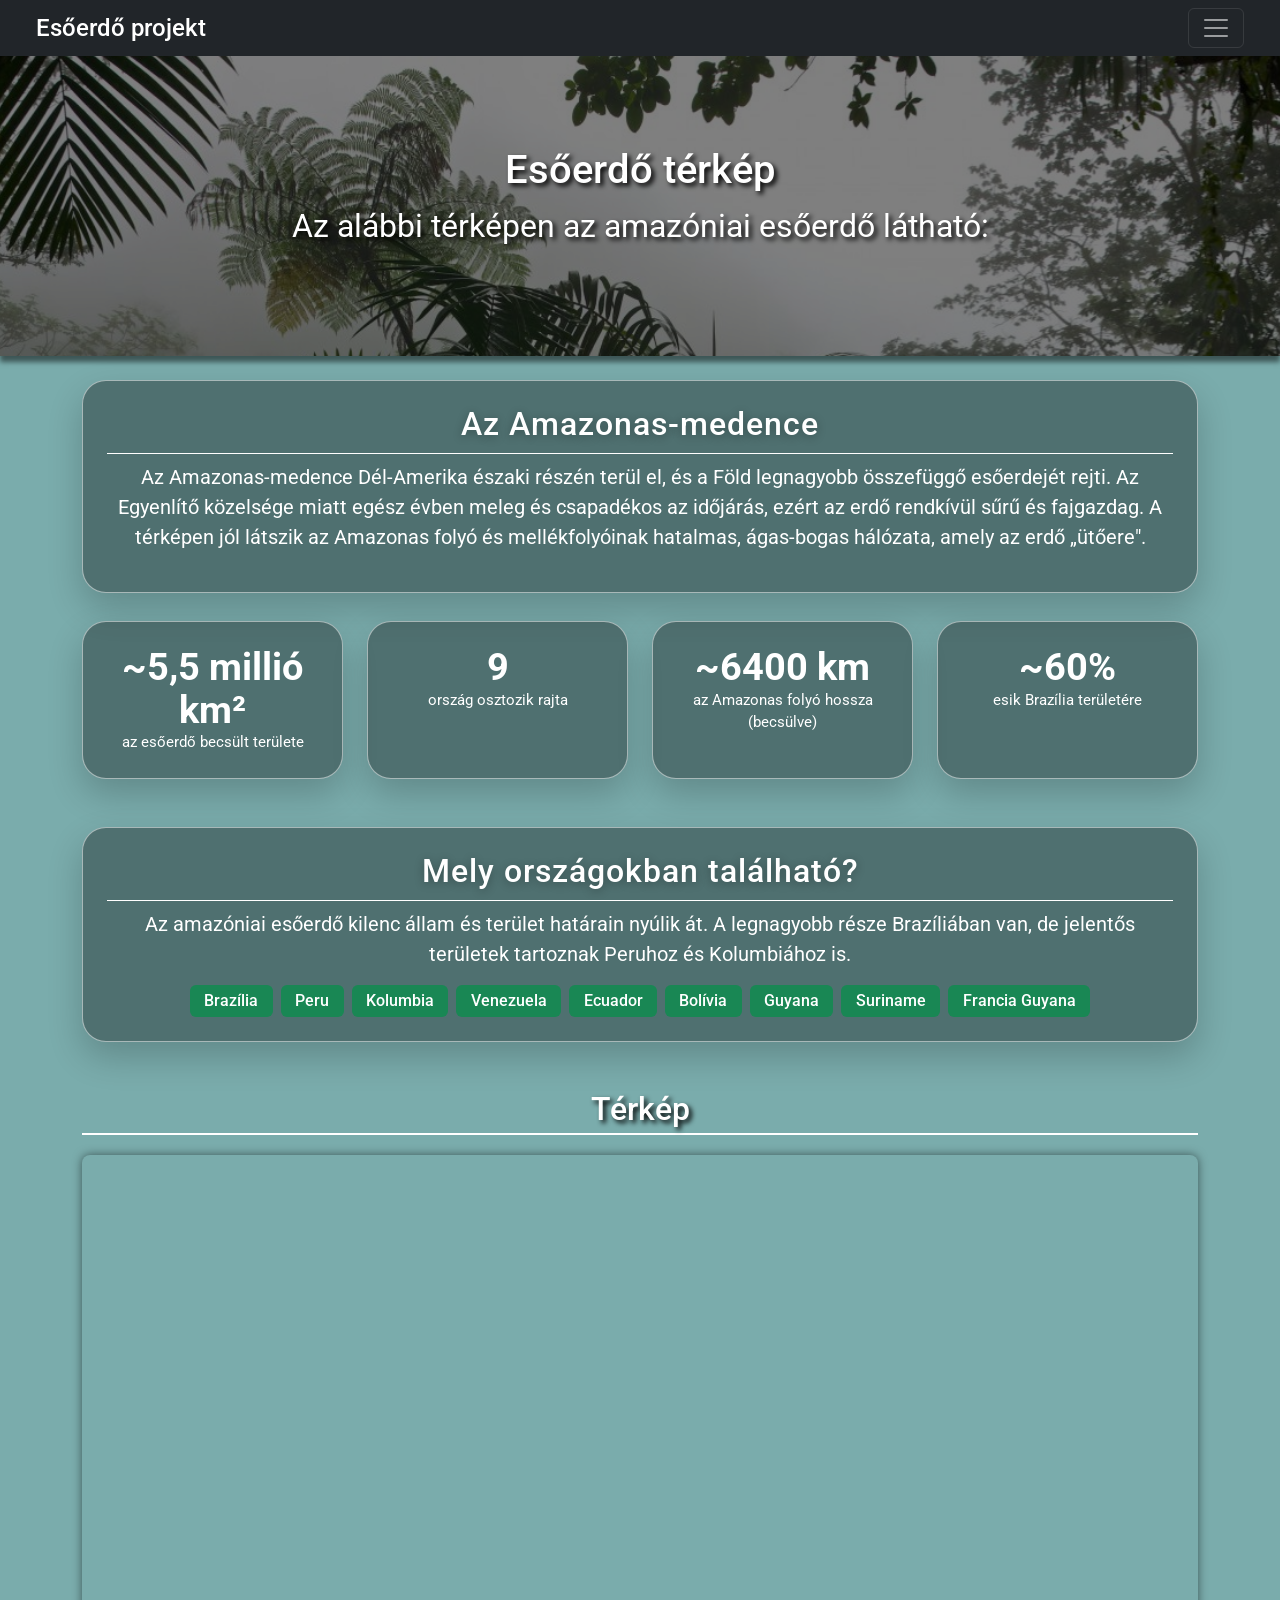
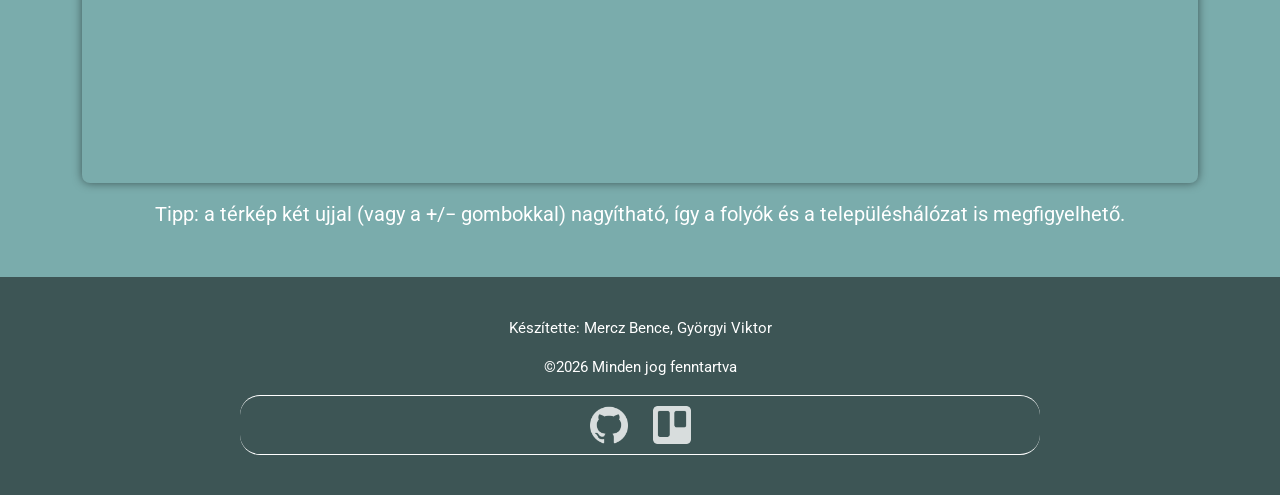
<file: pages/terkep.html>
<!DOCTYPE html>
<html lang="hu">

<head>
    <meta charset="UTF-8">
    <meta name="viewport" content="width=device-width, initial-scale=1.0">
    <title>Esőerdő térkép</title>
    <link href="https://cdn.jsdelivr.net/npm/bootstrap@5.3.3/dist/css/bootstrap.min.css" rel="stylesheet"
        integrity="sha384-QWTKZyjpPEjISv5WaRU9OFeRpok6YctnYmDr5pNlyT2bRjXh0JMhjY6hW+ALEwIH" crossorigin="anonymous">
    <link rel="stylesheet" href="../css/style.css">
    <link rel="stylesheet" href="../css/terkep.css">
</head>

<body>
    <header>
        <nav class="navbar bg-dark navbar-dark px-3 px-md-4" data-bs-theme="dark">
            <div class="container-fluid">
                <span class="navbar-brand mb-0 h1 navbarFontSize">Esőerdő projekt</span>

                <button class="navbar-toggler" type="button" data-bs-toggle="offcanvas"
                    data-bs-target="#navbarOffcanvas" aria-controls="navbarOffcanvas" aria-expanded="false"
                    aria-label="Toggle navigation">
                    <span class="navbar-toggler-icon"></span>
                </button>

                <div class="offcanvas offcanvas-end text-bg-dark" tabindex="-1" id="navbarOffcanvas">
                    <div class="offcanvas-header">
                        <h2 class="offcanvas-title" id="navbarOffcanvasLabel">Menü</h2>
                        <button type="button" class="btn-close btn-close-white" data-bs-dismiss="offcanvas"
                            aria-label="Close"></button>
                    </div>
                    <div class="offcanvas-body">
                        <ul class="navbar-nav">
                            <li class="nav-item">
                                <a class="nav-link nav-flex d-flex active justify-content-between align-items-center text-white"
                                    href="../index.html">
                                    <span>Főoldal</span>
                                    <img width="30" height="30" src="../img/map.png" alt="Főoldal">
                                </a>
                            </li>
                            <li class="nav-item">
                                <a class="nav-link nav-flex d-flex justify-content-between align-items-center text-white"
                                    href="./elovilag.html">
                                    <span>Élővilág</span>
                                    <img width="30" height="30" src="../img/panda.png" alt="Élővilág">
                                </a>
                            </li>
                            <li class="nav-item">
                                <a class="nav-link nav-flex d-flex justify-content-between align-items-center text-white"
                                    href="./kviz.html">
                                    <span>Kvíz</span>
                                    <img width="30" height="30" src="../img/brain.png" alt="Kvíz">
                                </a>
                            </li>
                            <li class="nav-item">
                                <a class="nav-link nav-flex d-flex justify-content-between align-items-center text-white"
                                    href="./tippek.html">
                                    <span>Tippek</span>
                                    <img width="30" height="30" src="../img/question-mark.png" alt="Tippek">
                                </a>
                            </li>
                            <li class="nav-item">
                                <a class="nav-link nav-flex d-flex justify-content-between align-items-center text-white"
                                    href="./terkep.html">
                                    <span>Térkép</span>
                                    <img width="30" height="30" src="../img/map.png" alt="Térkép">
                                </a>
                            </li>
                        </ul>
                    </div>
                </div>
            </div>
        </nav>
        <div class="hero">
            <div class="layer p-3">
                <h1>Esőerdő térkép</h1>
                <p>Az alábbi térképen az amazóniai esőerdő látható:</p>
            </div>
        </div>
    </header>

    <main>

        <section class="container my-4 mb-md-5">
            <div class="infoCard text-center welcome-box">
                <h2>Az Amazonas-medence</h2>
                <p>Az Amazonas-medence Dél-Amerika északi részén terül el, és a Föld legnagyobb összefüggő
                    esőerdejét rejti. Az Egyenlítő közelsége miatt egész évben meleg és csapadékos az időjárás,
                    ezért az erdő rendkívül sűrű és fajgazdag. A térképen jól látszik az Amazonas folyó és
                    mellékfolyóinak hatalmas, ágas-bogas hálózata, amely az erdő „ütőere".</p>
            </div>

            <div class="row g-3 g-md-4 mt-1 text-center">
                <div class="col-6 col-lg-3">
                    <div class="infoCard welcome-box">
                        <div class="statNumber">~5,5 millió km²</div>
                        <div class="statLabel">az esőerdő becsült területe</div>
                    </div>
                </div>
                <div class="col-6 col-lg-3">
                    <div class="infoCard welcome-box">
                        <div class="statNumber">9</div>
                        <div class="statLabel">ország osztozik rajta</div>
                    </div>
                </div>
                <div class="col-6 col-lg-3">
                    <div class="infoCard welcome-box">
                        <div class="statNumber">~6400 km</div>
                        <div class="statLabel">az Amazonas folyó hossza (becsülve)</div>
                    </div>
                </div>
                <div class="col-6 col-lg-3">
                    <div class="infoCard welcome-box">
                        <div class="statNumber">~60%</div>
                        <div class="statLabel">esik Brazília területére</div>
                    </div>
                </div>
            </div>
        </section>

        <section class="container mb-4 mb-md-5">
            <div class="infoCard text-center welcome-box">
                <h2>Mely országokban található?</h2>
                <p>Az amazóniai esőerdő kilenc állam és terület határain nyúlik át. A legnagyobb része Brazíliában
                    van, de jelentős területek tartoznak Peruhoz és Kolumbiához is.</p>
                <div class="d-flex flex-wrap justify-content-center gap-2">
                    <span class="badge text-bg-success countryBadge">Brazília</span>
                    <span class="badge text-bg-success countryBadge">Peru</span>
                    <span class="badge text-bg-success countryBadge">Kolumbia</span>
                    <span class="badge text-bg-success countryBadge">Venezuela</span>
                    <span class="badge text-bg-success countryBadge">Ecuador</span>
                    <span class="badge text-bg-success countryBadge">Bolívia</span>
                    <span class="badge text-bg-success countryBadge">Guyana</span>
                    <span class="badge text-bg-success countryBadge">Suriname</span>
                    <span class="badge text-bg-success countryBadge">Francia Guyana</span>
                </div>
            </div>
        </section>

        <section class="container my-4 my-md-5">
            <h2 class="text-center terkep">Térkép</h2>
            <div class="ratio ratio-4x3 mapRatio">
                <iframe class="mapFrame" title="Az amazóniai esőerdő térképe"
                    src="https://www.google.com/maps/embed?pb=!1m18!1m12!1m3!1d15930.09307037204!2d-62.22618023876094!3d-3.4653051441453844!2m3!1f0!2f0!3f0!3m2!1i1024!2i768!4f13.1!3m3!1m2!1s0x91e8605342744385%3A0x3d3c6dc1394a7fc7!2zYW1hesOzbmlhaSBlc8WRZXJkxZE!5e0!3m2!1shu!2shu!4v1791805440242!5m2!1shu!2shu"
                    allowfullscreen="" loading="lazy" referrerpolicy="strict-origin-when-cross-origin"></iframe>
            </div>
            <p class="text-center mt-3 mb-0">
                Tipp: a térkép két ujjal (vagy a +/− gombokkal) nagyítható, így a folyók és a településhálózat is
                megfigyelhető.
            </p>
        </section>

    </main>

    <footer class="footer">
        <div class="footer-content">
            <p>Készítette: Mercz Bence, Györgyi Viktor</p>
            <p>&copy;2026 Minden jog fenntartva</p>
            <div class="footer-links">
                <a href="https://github.com/GyorgyiViktor/Esoerdo-Projekt" target="_blank">
                    <img width="38" src="/img/githubicon.png" alt="Github link" class="footer-icons">
                </a>
                <a href="https://trello.com/b/OXYyqz7w/esoerdo-projekt" target="_blank">
                    <img width="38" src="/img/trelloicon.png" alt="Trello link" class="footer-icons">
                </a>
            </div>
        </div>

        <script src="https://cdn.jsdelivr.net/npm/bootstrap@5.3.3/dist/js/bootstrap.bundle.min.js"
            integrity="sha384-YvpcrYf0tY3lHB60NNkmXc5s9fDVZLESaAA55NDzOxhy9GkcIdslK1eN7N6jIeHz"
            crossorigin="anonymous"></script>
    </footer>
</body>

</html>
</file>
<file: css/style.css>
@import url('https://fonts.googleapis.com/css2?family=Roboto:ital,wght@0,100..900;1,100..900&display=swap');

html,
body {
  width: 100%;
  max-width: 100%;
  overflow-x: hidden;
  scrollbar-gutter: auto !important;
}

body {
  font-family: "Roboto", sans-serif;
  font-size: 20px;
  line-height: 1.5;
  font-weight: 400;
  background-color: rgb(122, 172, 172);
}

.navbarFontSize {
  font-size: larger;
}

nav {
  background-color: black;
}

.hero {
  background-image: url(../img/rainforestHero.jpg);
  background-position: center center;
  background-size: cover;
  background-attachment: fixed;
  background-repeat: no-repeat;
  width: 100%;
  height: 300px;
  overflow: hidden;
  box-shadow: 0px 6px 5px rgba(0, 0, 0, 0.5);
}

.welcome-p {
  max-width: 800px;
}

.nav-flex {
  display: flex;
  justify-content: space-between;
  align-items: center;
  padding: 10px 15px;
  width: 100%;
  box-sizing: border-box;
}

.navbar-nav .nav-item {
  border: 3px #ffffff solid;
  border-radius: 15px;
  margin-bottom: 8px;
  display: flex;
}

.layer {
  background-color: rgba(0, 0, 0, 0.5);
  color: #ffffff;
  width: 100%;
  height: 100%;
  display: flex;
  flex-direction: column;
  justify-content: center;
  align-items: center;
  font-size: xx-large;
  text-align: center;
}

.layer,
.animalName, .terkep {
  text-shadow: 3px 3px 5px rgba(0, 0, 0, 1);
}

.footer {
  background-image: url(../img/rainforestFooter.jpg);
  background-size: cover;
  background-position: top;
  background-attachment: fixed;
  background-repeat: no-repeat;
  background-color: rgba(0, 0, 0, 0.5);
  background-blend-mode: soft-light;
  color: #ffffff;
  padding: 40px 20px;
  text-align: center;
  margin-top: auto;
}

.footer-content {
  max-width: 800px;
  margin: 0 auto;
}

.footer p {
  font-size: 0.95rem;
}

.footer-links {
  margin-top: 15px;
  padding-top: 10px;
  padding-bottom: 10px;
  border-radius: 20px;
  border-top: #ffffff 1px solid;
  border-bottom: #ffffff 1px solid;
}

.footer-links a {
  display: inline-block;
  text-decoration: none;
  margin: 0 10px;
  opacity: 0.8;
  transition: transform 0.2s ease-in-out, opacity 0.2s ease-in-out;
}

.footer-links a:hover {
  opacity: 1;
  transform: scale(1.1);
}

.footer-links a:active {
  transform: scale(0.95);
}

.footer-links a img {
  pointer-events: none;
}

main {
  color: #ffffff;
}

.introduction {
  background-color: rgba(0, 0, 0, 0.4);
  border-radius: 15px;
  padding: 10px;
}

.features-section .col a {
  width: 100%;
}

.feature-card {
  background: rgba(0, 0, 0, 0.35) !important;
  backdrop-filter: blur(12px);
  -webkit-backdrop-filter: blur(12px);
  border: 1px solid rgba(255, 255, 255, 0.3) !important;
  border-radius: 20px !important;
  transition: transform 0.3s cubic-bezier(0.25, 1, 0.5, 1), box-shadow 0.3s ease, background-color 0.3s ease !important;
  box-shadow: 0 10px 30px rgba(0, 0, 0, 0.15);
}

.card-icon {
  transition: transform 0.3s ease;
}


.card-icon img {
  width: 100px;
}

.col:hover .feature-card {
  transform: translateY(-8px);
  background-color: rgba(12, 12, 12, 0.75) !important;
  box-shadow: 0 20px 40px rgba(0, 0, 0, 0.35);
  border-color: rgba(255, 255, 255, 0.5) !important;
  color: rgb(255, 255, 255);
}

.col:hover .card-icon {
  transform: scale(1.3) rotate(5deg);
}

.btn-outline-light {
  background-color: rgba(255, 255, 255, 0.2);
  color: #ffffff;
}

.col:hover .btn-outline-light {
  background-color: #2aff71 !important;
  color: #000 !important;
  box-shadow: 0 5px 15px rgba(255, 255, 255, 0.3);
}

.welcome-box {
  background: rgba(0, 0, 0, 0.35) !important;
  border: 1px solid rgba(255, 255, 255, 0.5) !important;
  border-radius: 24px !important;
  box-shadow: 0 15px 35px rgba(0, 0, 0, 0.2);
  position: relative;
  overflow: hidden;
}

.welcome-box h2 {
  letter-spacing: 1px;
  text-shadow: 0 2px 10px rgba(0, 0, 0, 0.3);
}

.welcome-icon {
  animation: float 4s ease-in-out infinite;
}

@keyframes float {
  0% {
    transform: translateY(0px);
  }

  50% {
    transform: translateY(-6px);
  }

  100% {
    transform: translateY(0px);
  }
}
</file>
<file: css/elovilag.css>
.animalSlider {
    box-shadow: 0 10px 30px rgb(0, 0, 0);
    overflow: hidden;
}

.animalImg {
    width: 100%;
    height: clamp(240px, 55vw, 600px);
    object-fit: cover;
    object-position: center center;
}

.carousel-caption {
    background-color: rgba(0, 0, 0, 0.7);
    margin-bottom: 20px;
    border-radius: 5%;
    padding: 0.25rem 0.75rem;
    left: 10%;
    right: 10%;
}

.carousel-caption h5 {
    font-size: clamp(1.1rem, 4vw, 2rem);
    margin: 0;
}

.animalContainer {
    padding: 3%;
    height: 100%;
}

.animalContainer h3 {
    border-bottom: 1px solid #ffffff;
    padding-bottom: 10px;
    font-size: clamp(1.4rem, 5vw, 2rem);
}

.animalPictures {
    width: 100%;
    max-width: 250px;
    height: auto;
    aspect-ratio: 1 / 1;
    border: 1px #ffffff solid;
    border-radius: 5%;
    box-shadow: 5px 5px 10px rgba(0, 0, 0, 0.5);
    object-fit: cover;
}

@media (max-width: 575.98px) {
    .animalContainer {
        padding: 1rem;
    }
}

.animalName {
    border-bottom: 2px solid #ffffff;
    margin-bottom: 10px;
}
</file>
<file: css/kviz.css>
#options-container button {
    color: rgb(255, 255, 255);
    transition: transform 0.2s ease, background-color 0.2s ease, border-color 0.2s ease;
}

#options-container button:hover {
    transform: scale(1.02);
    background-color: rgb(130, 173, 153);
}

#options-container button.active {
    background-color: #2aff71 !important;
    color: #000000 !important;            
    border-color: #2aff71 !important;
    font-weight: bold;
    transform: scale(1.01);
}

.quiz-action-btn {
    transition: transform 0.2s ease-in-out, background-color 0.2s ease-in-out, box-shadow 0.2s ease-in-out;
}

.quiz-action-btn:hover {
    transform: scale(1.02);
    background-color: #2aff71 !important;
    border-color: #2aff71 !important;
    color: #000000 !important;
    box-shadow: 0 0 0 3px #2aff71;
}

.quiz-action-btn:active {
    transform: scale(0.98);
    box-shadow: none;
}

#quiz-box,
#result-box {
    min-height: 480px;
    padding: 2.5rem 2rem;
    box-sizing: border-box;
}

#quiz-box:not(.d-none) {
    display: flex !important;
    flex-direction: column;
    justify-content: space-between;
    min-height: 480px;
    padding: 2.5rem 2rem;
}

#result-box:not(.d-none) {
    display: flex !important;
    flex-direction: column;
    align-items: center;
    justify-content: center;
    text-align: center;
    min-height: 480px;
    padding: 2.5rem 2rem;
}

#result-box > * {
    margin-bottom: 1.25rem;
}

#result-box > *:last-child {
    margin-bottom: 0;
}

.option-btn {
    white-space: normal !important;   
    word-break: break-word;          
    height: auto !important;          
    min-height: 50px;
    text-align: center;
}
</file>
<file: css/terkep.css>
.mapFrame {
    border: 0;
    box-shadow: 0px 0px 10px rgba(0, 0, 0, 0.5);
    border-radius: 8px;
}

@media (min-width: 768px) {
    .mapRatio {
        --bs-aspect-ratio: 56.25%;
    }
}

.infoCard {
    padding: 1.5rem;
    height: 100%;
}

.infoCard h2,
.infoCard h3 {
    border-bottom: 1px solid #ffffff;
    padding-bottom: 10px;
}

.statNumber {
    font-size: clamp(1.6rem, 5vw, 2.4rem);
    font-weight: 700;
    line-height: 1.1;
}

.statLabel {
    font-size: 0.95rem;
}

.countryBadge {
    font-size: 1rem;
    font-weight: 500;
    padding: 0.5rem 0.9rem;
}

@media (max-width: 575.98px) {
    .infoCard {
        padding: 1rem;
    }
}

.terkep{
    border-bottom: 2px solid white;
    margin-bottom: 20px;
    padding-bottom: 5px;
}
</file>
